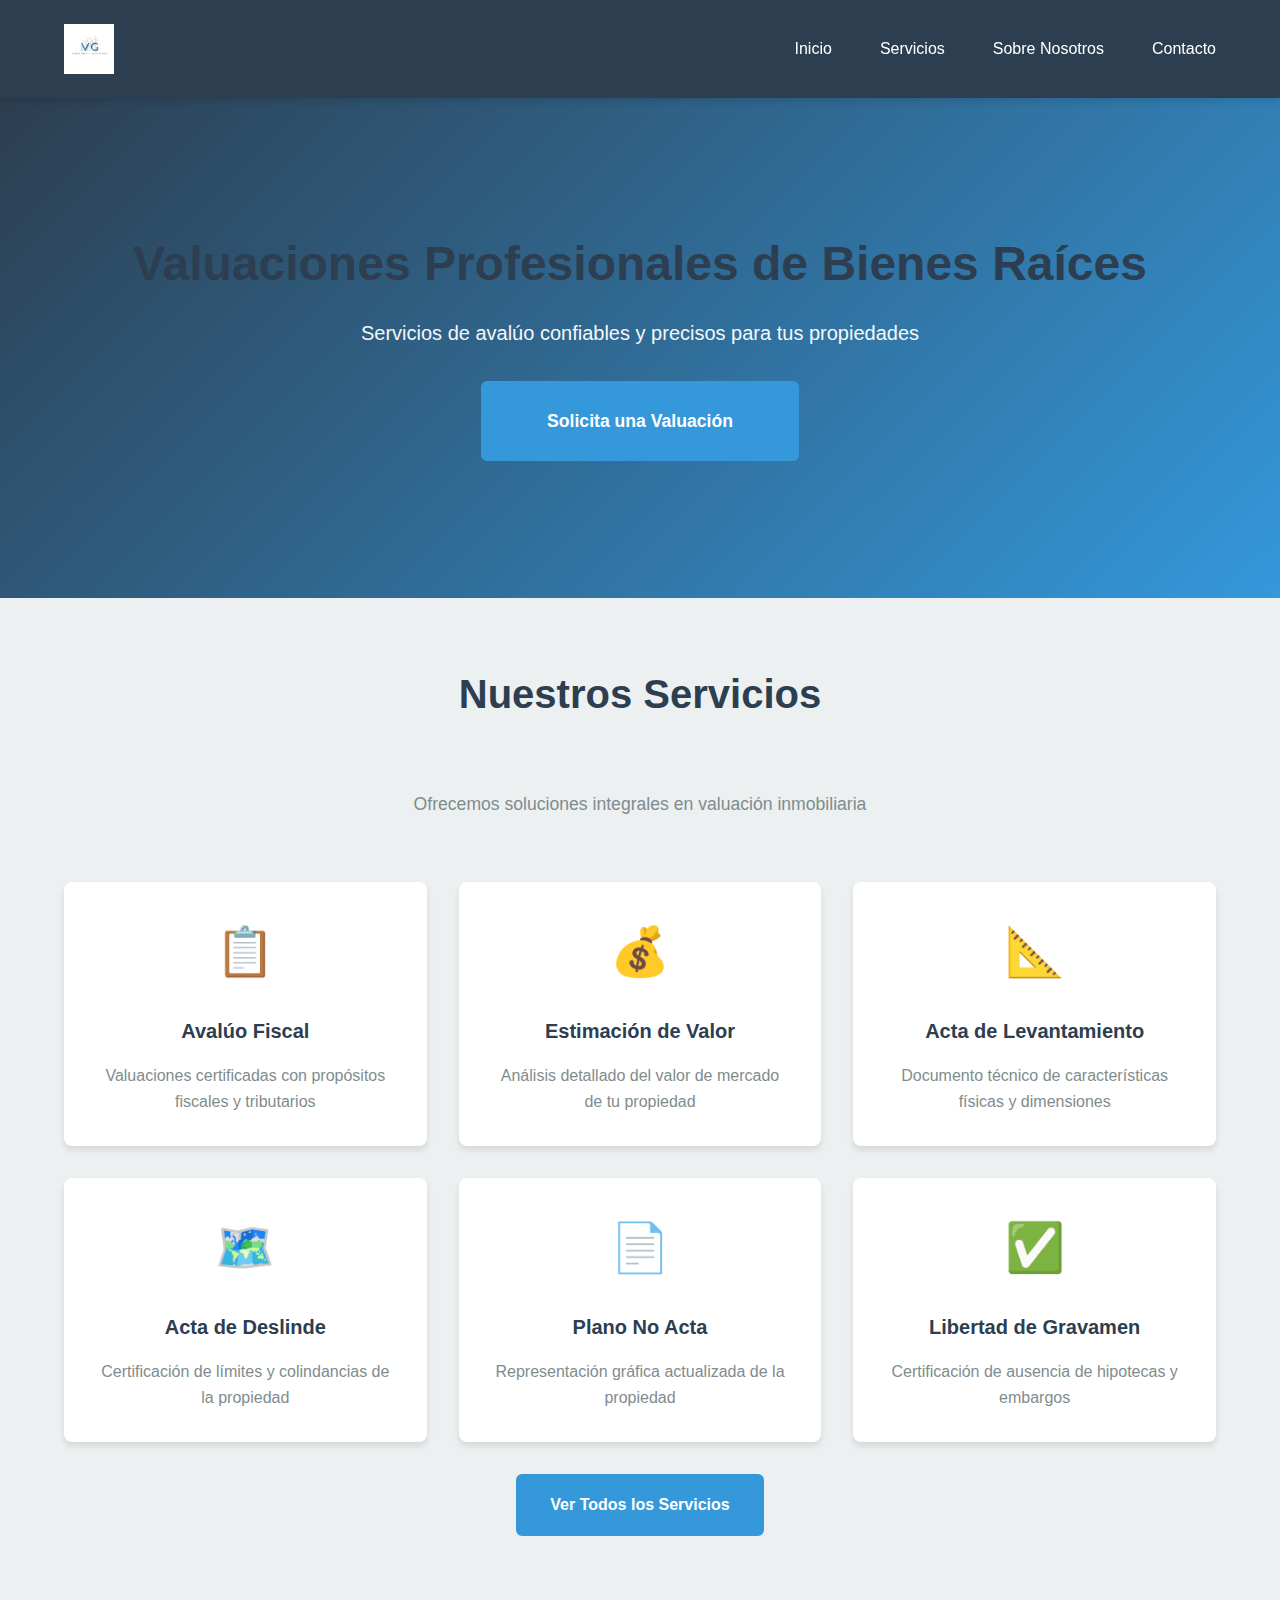
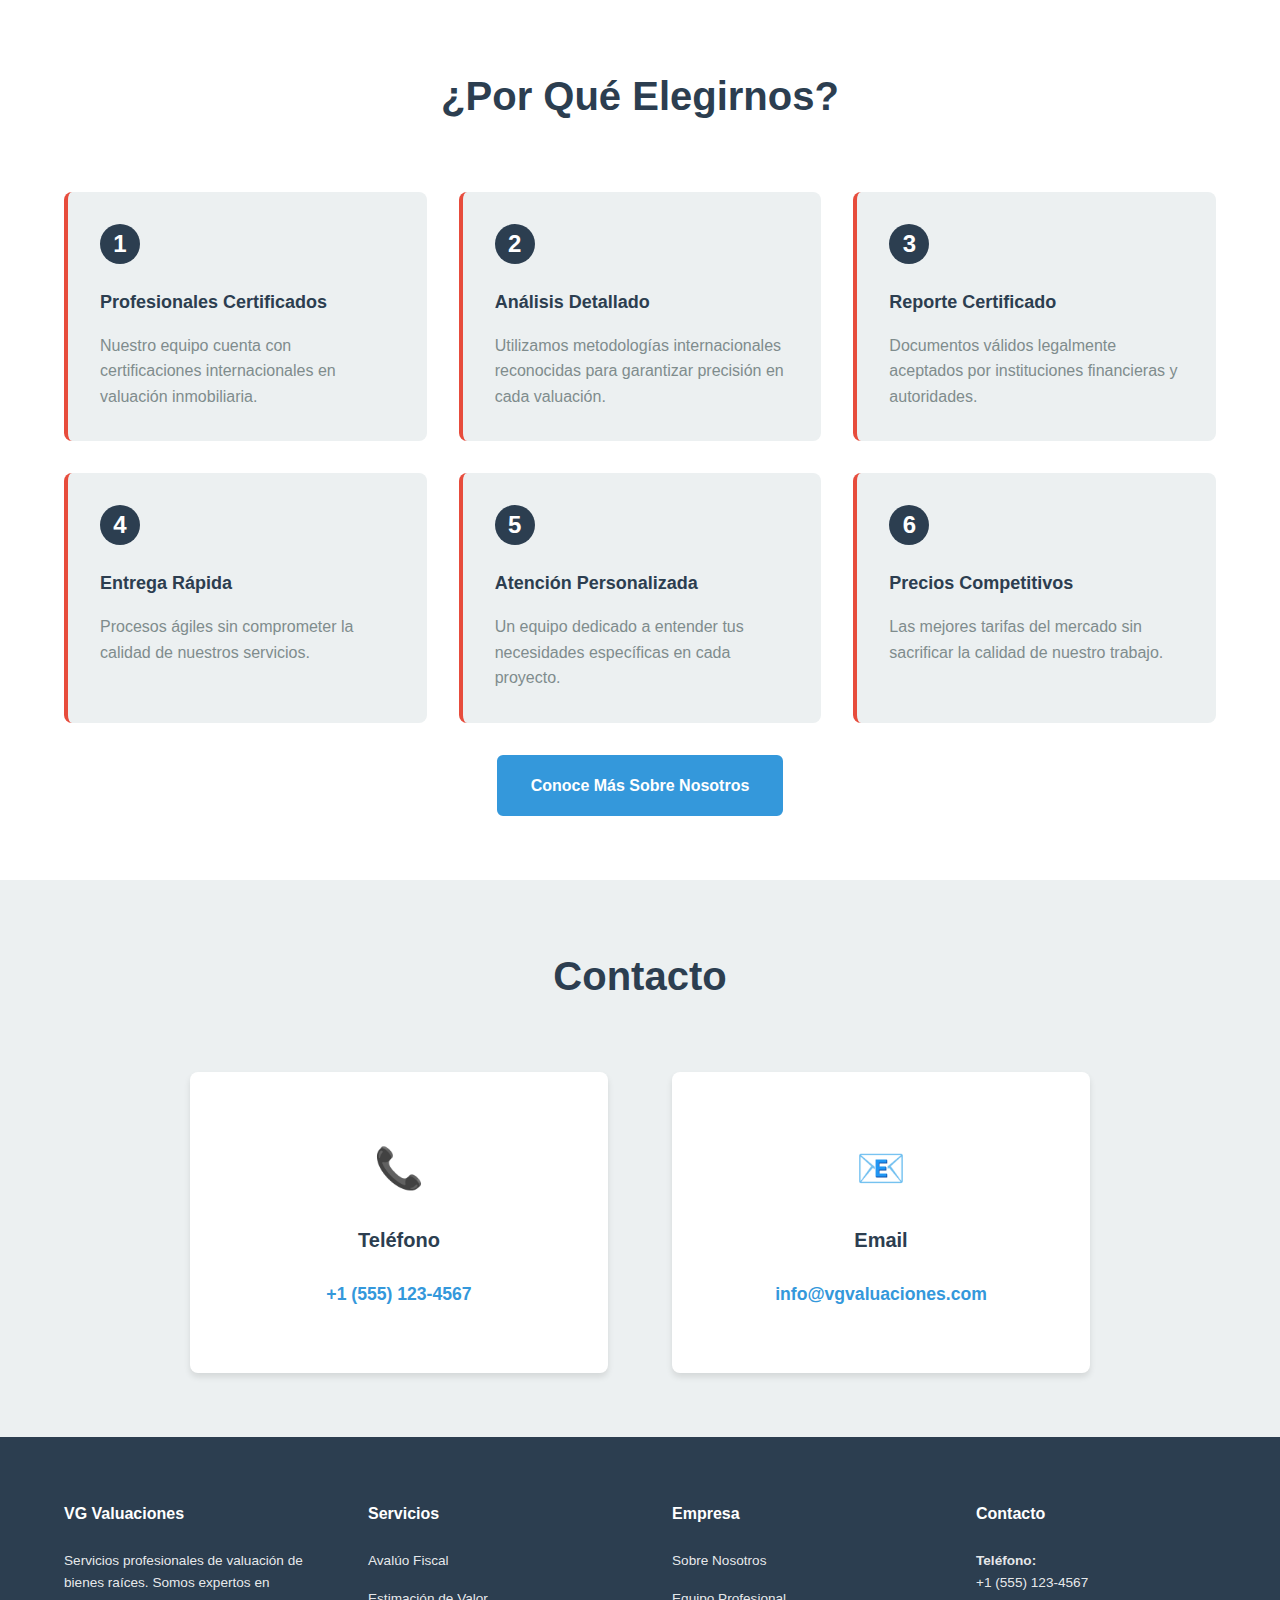
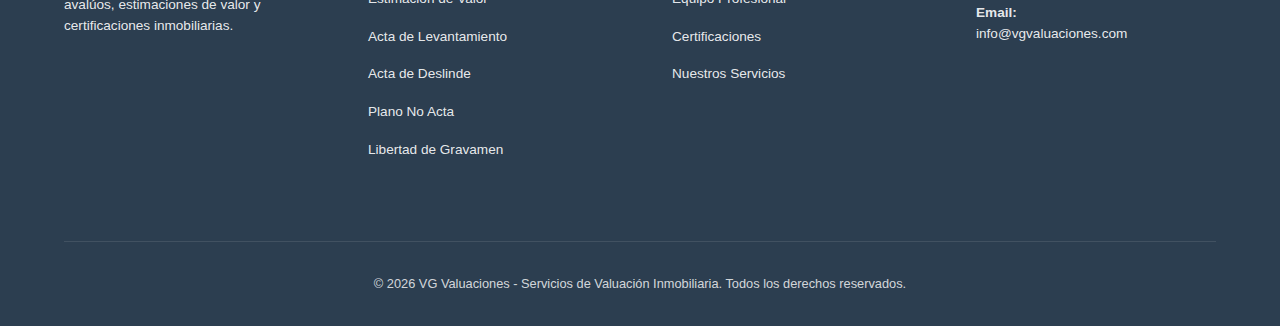
<file: index.html>
<!DOCTYPE html>
<html lang="es">
<head>
    <meta charset="UTF-8">
    <meta name="viewport" content="width=device-width, initial-scale=1.0">
    <meta name="description" content="Servicios profesionales de valuación de bienes raíces. Valoraciones precisas y confiables para propiedades residenciales y comerciales.">
    <title>VG Valuaciones - Servicios de Valuación de Bienes Raíces</title>
    <link rel="stylesheet" href="assets/css/styles.css">
</head>
<body>
    <!-- Header -->
    <header class="header">
        <div class="container">
            <div class="logo">
                <img src="assets/imagenes/logo.jpeg" alt="VG Valuaciones Logo" class="logo-img">
                <!-- <h1>VG Valuaciones</h1> -->
            </div>
            <nav class="navbar">
                <ul>
                    <li><a href="index.html">Inicio</a></li>
                    <li><a href="servicios.html">Servicios</a></li>
                    <li><a href="sobre-nosotros.html">Sobre Nosotros</a></li>
                    <li><a href="#contacto">Contacto</a></li>
                </ul>
            </nav>
        </div>
    </header>

    <!-- Banner Principal -->
    <section class="hero" id="inicio">
        <div class="hero-content">
            <h2>Valuaciones Profesionales de Bienes Raíces</h2>
            <p>Servicios de avalúo confiables y precisos para tus propiedades</p>
            <a href="#contacto" class="btn btn-primary">Solicita una Valuación</a>
        </div>
    </section>

    <!-- Servicios Destacados -->
    <section class="servicios-preview">
        <div class="container">
            <h2>Nuestros Servicios</h2>
            <p class="section-subtitle">Ofrecemos soluciones integrales en valuación inmobiliaria</p>
            <div class="servicios-grid">
                <div class="servicio-card">
                    <div class="servicio-icon">📋</div>
                    <h3>Avalúo Fiscal</h3>
                    <p>Valuaciones certificadas con propósitos fiscales y tributarios</p>
                </div>

                <div class="servicio-card">
                    <div class="servicio-icon">💰</div>
                    <h3>Estimación de Valor</h3>
                    <p>Análisis detallado del valor de mercado de tu propiedad</p>
                </div>

                <div class="servicio-card">
                    <div class="servicio-icon">📐</div>
                    <h3>Acta de Levantamiento</h3>
                    <p>Documento técnico de características físicas y dimensiones</p>
                </div>

                <div class="servicio-card">
                    <div class="servicio-icon">🗺️</div>
                    <h3>Acta de Deslinde</h3>
                    <p>Certificación de límites y colindancias de la propiedad</p>
                </div>

                <div class="servicio-card">
                    <div class="servicio-icon">📄</div>
                    <h3>Plano No Acta</h3>
                    <p>Representación gráfica actualizada de la propiedad</p>
                </div>

                <div class="servicio-card">
                    <div class="servicio-icon">✅</div>
                    <h3>Libertad de Gravamen</h3>
                    <p>Certificación de ausencia de hipotecas y embargos</p>
                </div>
            </div>
            <div style="text-align: center; margin-top: 2rem;">
                <a href="servicios.html" class="btn btn-primary">Ver Todos los Servicios</a>
            </div>
        </div>
    </section>

    <!-- Ventajas -->
    <section class="ventajas" id="ventajas">
        <div class="container">
            <h2>¿Por Qué Elegirnos?</h2>
            <div class="ventajas-grid">
                <div class="ventaja-item">
                    <div class="ventaja-number">1</div>
                    <h3>Profesionales Certificados</h3>
                    <p>Nuestro equipo cuenta con certificaciones internacionales en valuación inmobiliaria.</p>
                </div>

                <div class="ventaja-item">
                    <div class="ventaja-number">2</div>
                    <h3>Análisis Detallado</h3>
                    <p>Utilizamos metodologías internacionales reconocidas para garantizar precisión en cada valuación.</p>
                </div>

                <div class="ventaja-item">
                    <div class="ventaja-number">3</div>
                    <h3>Reporte Certificado</h3>
                    <p>Documentos válidos legalmente aceptados por instituciones financieras y autoridades.</p>
                </div>

                <div class="ventaja-item">
                    <div class="ventaja-number">4</div>
                    <h3>Entrega Rápida</h3>
                    <p>Procesos ágiles sin comprometer la calidad de nuestros servicios.</p>
                </div>

                <div class="ventaja-item">
                    <div class="ventaja-number">5</div>
                    <h3>Atención Personalizada</h3>
                    <p>Un equipo dedicado a entender tus necesidades específicas en cada proyecto.</p>
                </div>

                <div class="ventaja-item">
                    <div class="ventaja-number">6</div>
                    <h3>Precios Competitivos</h3>
                    <p>Las mejores tarifas del mercado sin sacrificar la calidad de nuestro trabajo.</p>
                </div>
            </div>
            <div style="text-align: center; margin-top: 2rem;">
                <a href="sobre-nosotros.html" class="btn btn-primary">Conoce Más Sobre Nosotros</a>
            </div>
        </div>
    </section>

    <!-- Contacto -->
    <section class="contacto" id="contacto">
        <div class="container">
            <h2>Contacto</h2>
            <div class="contacto-info">
                <div class="contacto-item">
                    <div class="contacto-icon">📞</div>
                    <h3>Teléfono</h3>
                    <p><a href="tel:+15551234567">+1 (555) 123-4567</a></p>
                </div>

                <div class="contacto-item">
                    <div class="contacto-icon">📧</div>
                    <h3>Email</h3>
                    <p><a href="mailto:info@vgvaluaciones.com">info@vgvaluaciones.com</a></p>
                </div>
            </div>
        </div>
    </section>

    <!-- Footer -->
    <footer class="footer">
        <div class="container">
            <div class="footer-content">
                <div class="footer-section">
                    <h4>VG Valuaciones</h4>
                    <p>Servicios profesionales de valuación de bienes raíces. Somos expertos en avalúos, estimaciones de valor y certificaciones inmobiliarias.</p>
                </div>

                <div class="footer-section">
                    <h4>Servicios</h4>
                    <ul>
                        <li><a href="servicios.html">Avalúo Fiscal</a></li>
                        <li><a href="servicios.html">Estimación de Valor</a></li>
                        <li><a href="servicios.html">Acta de Levantamiento</a></li>
                        <li><a href="servicios.html">Acta de Deslinde</a></li>
                        <li><a href="servicios.html">Plano No Acta</a></li>
                        <li><a href="servicios.html">Libertad de Gravamen</a></li>
                    </ul>
                </div>

                <div class="footer-section">
                    <h4>Empresa</h4>
                    <ul>
                        <li><a href="sobre-nosotros.html">Sobre Nosotros</a></li>
                        <li><a href="sobre-nosotros.html">Equipo Profesional</a></li>
                        <li><a href="sobre-nosotros.html">Certificaciones</a></li>
                        <li><a href="servicios.html">Nuestros Servicios</a></li>
                    </ul>
                </div>

                <div class="footer-section">
                    <h4>Contacto</h4>
                    <p><strong>Teléfono:</strong></p>
                    <p><a href="tel:+15551234567">+1 (555) 123-4567</a></p>
                    <p style="margin-top: 0.5rem;"><strong>Email:</strong></p>
                    <p><a href="mailto:info@vgvaluaciones.com">info@vgvaluaciones.com</a></p>
                </div>
            </div>

            <div class="footer-bottom">
                <p>&copy; 2026 VG Valuaciones - Servicios de Valuación Inmobiliaria. Todos los derechos reservados.</p>
            </div>
        </div>
    </footer>
</body>
</html>
</file>
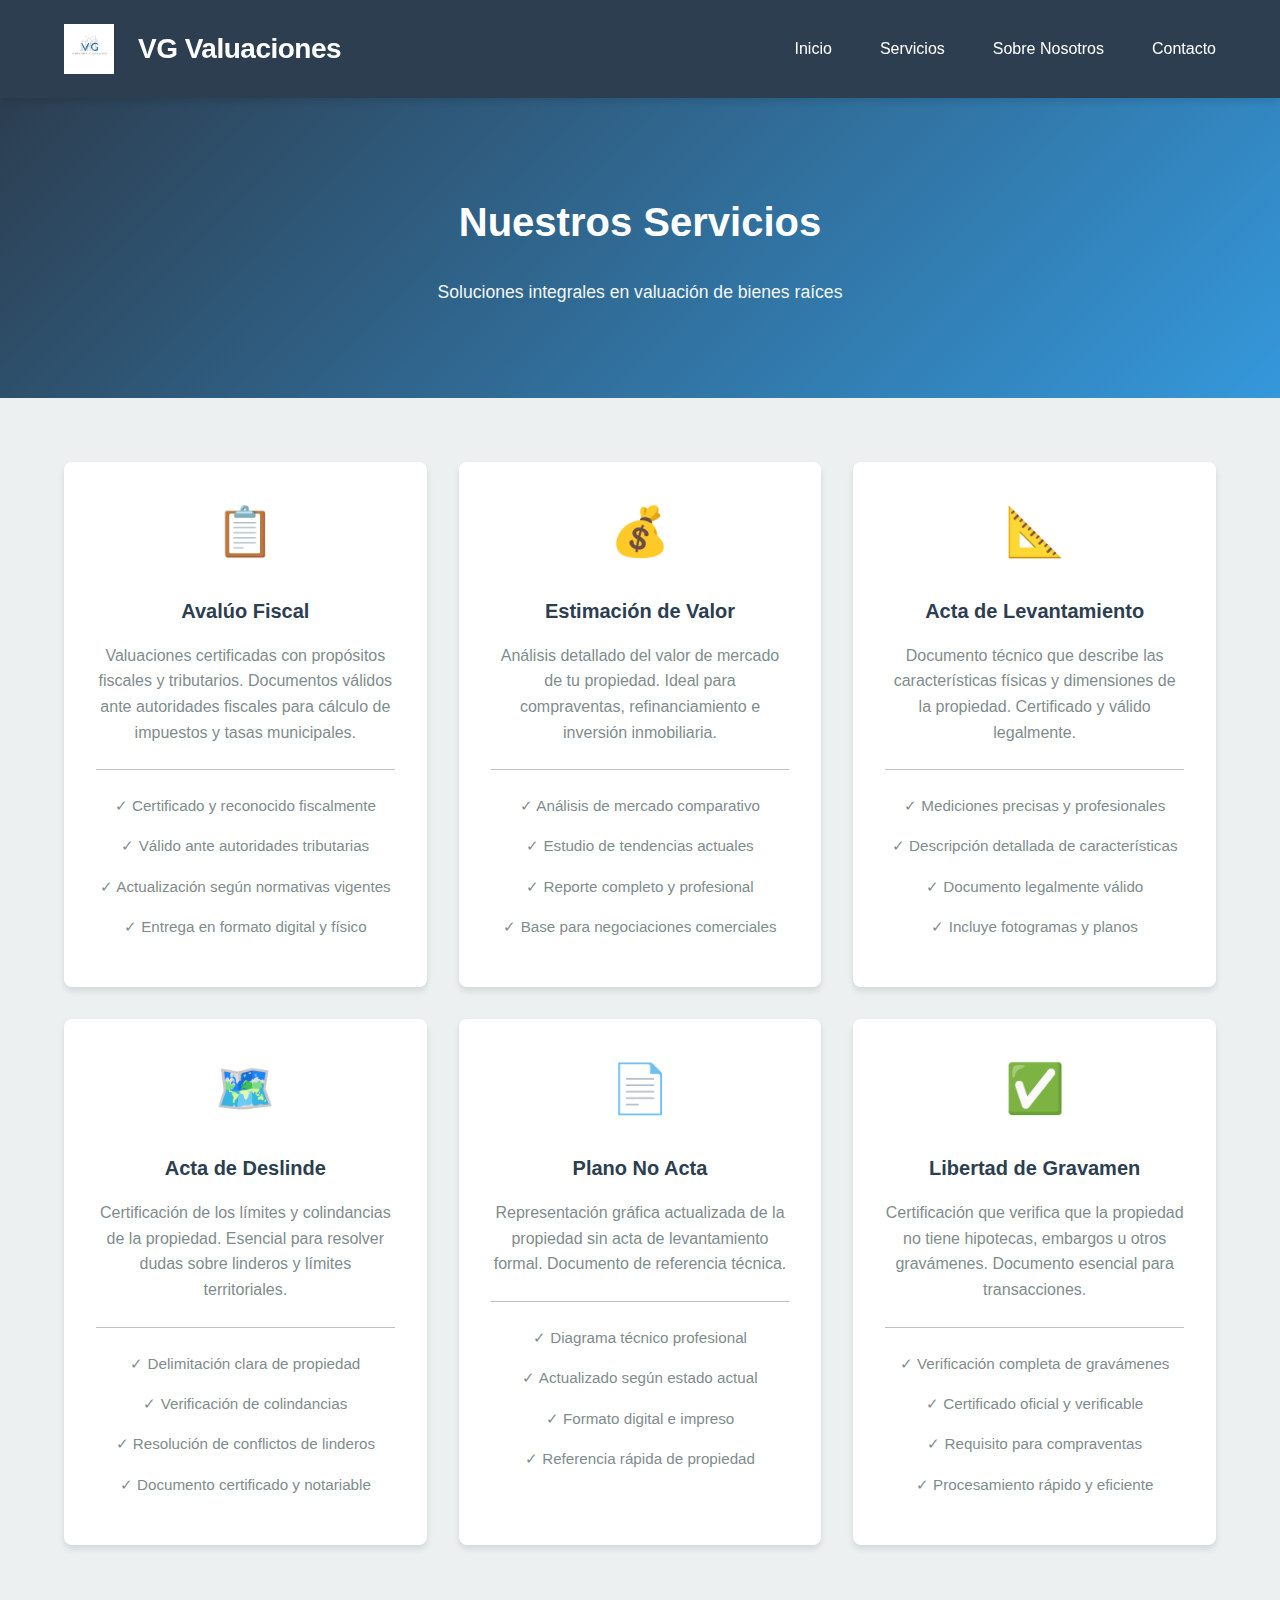
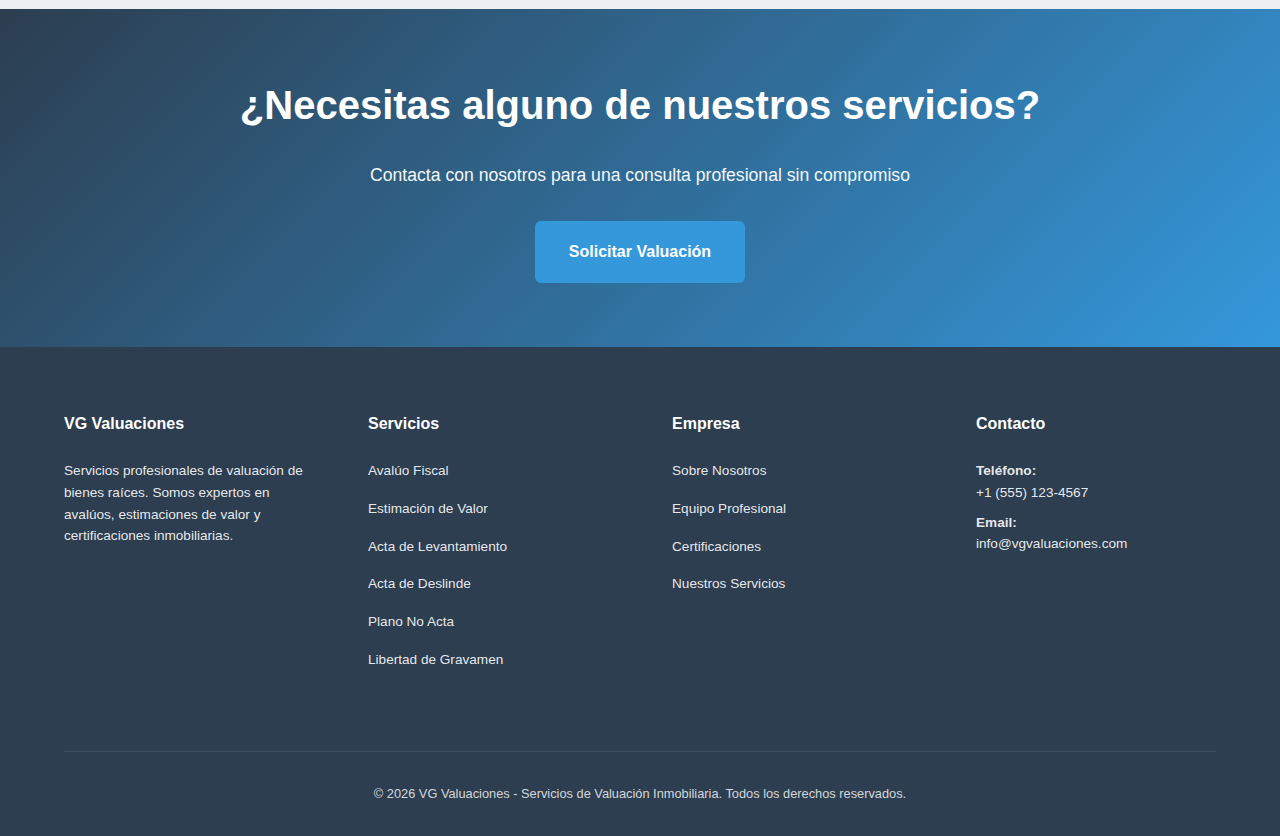
<file: servicios.html>
<!DOCTYPE html>
<html lang="es">
<head>
    <meta charset="UTF-8">
    <meta name="viewport" content="width=device-width, initial-scale=1.0">
    <meta name="description" content="Conoce todos nuestros servicios de valuación de bienes raíces. Avalúo fiscal, estimación de valor, actas y más.">
    <title>Servicios - VG Valuaciones</title>
    <link rel="stylesheet" href="assets/css/styles.css">
</head>
<body>
    <!-- Header -->
    <header class="header">
        <div class="container">
            <div class="logo">
                <img src="assets/imagenes/logo.jpeg" alt="VG Valuaciones Logo" class="logo-img">
                <h1><a href="index.html" style="color: white; text-decoration: none;">VG Valuaciones</a></h1>
            </div>
            <nav class="navbar">
                <ul>
                    <li><a href="index.html">Inicio</a></li>
                    <li><a href="servicios.html">Servicios</a></li>
                    <li><a href="sobre-nosotros.html">Sobre Nosotros</a></li>
                    <li><a href="index.html#contacto">Contacto</a></li>
                </ul>
            </nav>
        </div>
    </header>

    <!-- Banner de Servicios -->
    <section class="banner-page">
        <h1>Nuestros Servicios</h1>
        <p>Soluciones integrales en valuación de bienes raíces</p>
    </section>

    <!-- Servicios Detallados -->
    <section class="servicios">
        <div class="container">
            <div class="servicios-grid">
                <div class="servicio-card">
                    <div class="servicio-icon">📋</div>
                    <h3>Avalúo Fiscal</h3>
                    <p>Valuaciones certificadas con propósitos fiscales y tributarios. Documentos válidos ante autoridades fiscales para cálculo de impuestos y tasas municipales.</p>
                    <ul class="servicio-detalles">
                        <li>✓ Certificado y reconocido fiscalmente</li>
                        <li>✓ Válido ante autoridades tributarias</li>
                        <li>✓ Actualización según normativas vigentes</li>
                        <li>✓ Entrega en formato digital y físico</li>
                    </ul>
                </div>

                <div class="servicio-card">
                    <div class="servicio-icon">💰</div>
                    <h3>Estimación de Valor</h3>
                    <p>Análisis detallado del valor de mercado de tu propiedad. Ideal para compraventas, refinanciamiento e inversión inmobiliaria.</p>
                    <ul class="servicio-detalles">
                        <li>✓ Análisis de mercado comparativo</li>
                        <li>✓ Estudio de tendencias actuales</li>
                        <li>✓ Reporte completo y profesional</li>
                        <li>✓ Base para negociaciones comerciales</li>
                    </ul>
                </div>

                <div class="servicio-card">
                    <div class="servicio-icon">📐</div>
                    <h3>Acta de Levantamiento</h3>
                    <p>Documento técnico que describe las características físicas y dimensiones de la propiedad. Certificado y válido legalmente.</p>
                    <ul class="servicio-detalles">
                        <li>✓ Mediciones precisas y profesionales</li>
                        <li>✓ Descripción detallada de características</li>
                        <li>✓ Documento legalmente válido</li>
                        <li>✓ Incluye fotogramas y planos</li>
                    </ul>
                </div>

                <div class="servicio-card">
                    <div class="servicio-icon">🗺️</div>
                    <h3>Acta de Deslinde</h3>
                    <p>Certificación de los límites y colindancias de la propiedad. Esencial para resolver dudas sobre linderos y límites territoriales.</p>
                    <ul class="servicio-detalles">
                        <li>✓ Delimitación clara de propiedad</li>
                        <li>✓ Verificación de colindancias</li>
                        <li>✓ Resolución de conflictos de linderos</li>
                        <li>✓ Documento certificado y notariable</li>
                    </ul>
                </div>

                <div class="servicio-card">
                    <div class="servicio-icon">📄</div>
                    <h3>Plano No Acta</h3>
                    <p>Representación gráfica actualizada de la propiedad sin acta de levantamiento formal. Documento de referencia técnica.</p>
                    <ul class="servicio-detalles">
                        <li>✓ Diagrama técnico profesional</li>
                        <li>✓ Actualizado según estado actual</li>
                        <li>✓ Formato digital e impreso</li>
                        <li>✓ Referencia rápida de propiedad</li>
                    </ul>
                </div>

                <div class="servicio-card">
                    <div class="servicio-icon">✅</div>
                    <h3>Libertad de Gravamen</h3>
                    <p>Certificación que verifica que la propiedad no tiene hipotecas, embargos u otros gravámenes. Documento esencial para transacciones.</p>
                    <ul class="servicio-detalles">
                        <li>✓ Verificación completa de gravámenes</li>
                        <li>✓ Certificado oficial y verificable</li>
                        <li>✓ Requisito para compraventas</li>
                        <li>✓ Procesamiento rápido y eficiente</li>
                    </ul>
                </div>
            </div>
        </div>
    </section>

    <!-- CTA -->
    <section class="cta-section">
        <div class="container">
            <h2>¿Necesitas alguno de nuestros servicios?</h2>
            <p>Contacta con nosotros para una consulta profesional sin compromiso</p>
            <a href="index.html#contacto" class="btn btn-primary">Solicitar Valuación</a>
        </div>
    </section>

    <!-- Footer -->
    <footer class="footer">
        <div class="container">
            <div class="footer-content">
                <div class="footer-section">
                    <h4>VG Valuaciones</h4>
                    <p>Servicios profesionales de valuación de bienes raíces. Somos expertos en avalúos, estimaciones de valor y certificaciones inmobiliarias.</p>
                </div>

                <div class="footer-section">
                    <h4>Servicios</h4>
                    <ul>
                        <li><a href="servicios.html">Avalúo Fiscal</a></li>
                        <li><a href="servicios.html">Estimación de Valor</a></li>
                        <li><a href="servicios.html">Acta de Levantamiento</a></li>
                        <li><a href="servicios.html">Acta de Deslinde</a></li>
                        <li><a href="servicios.html">Plano No Acta</a></li>
                        <li><a href="servicios.html">Libertad de Gravamen</a></li>
                    </ul>
                </div>

                <div class="footer-section">
                    <h4>Empresa</h4>
                    <ul>
                        <li><a href="sobre-nosotros.html">Sobre Nosotros</a></li>
                        <li><a href="sobre-nosotros.html">Equipo Profesional</a></li>
                        <li><a href="sobre-nosotros.html">Certificaciones</a></li>
                        <li><a href="servicios.html">Nuestros Servicios</a></li>
                    </ul>
                </div>

                <div class="footer-section">
                    <h4>Contacto</h4>
                    <p><strong>Teléfono:</strong></p>
                    <p><a href="tel:+15551234567">+1 (555) 123-4567</a></p>
                    <p style="margin-top: 0.5rem;"><strong>Email:</strong></p>
                    <p><a href="mailto:info@vgvaluaciones.com">info@vgvaluaciones.com</a></p>
                </div>
            </div>

            <div class="footer-bottom">
                <p>&copy; 2026 VG Valuaciones - Servicios de Valuación Inmobiliaria. Todos los derechos reservados.</p>
            </div>
        </div>
    </footer>
</body>
</html>
</file>
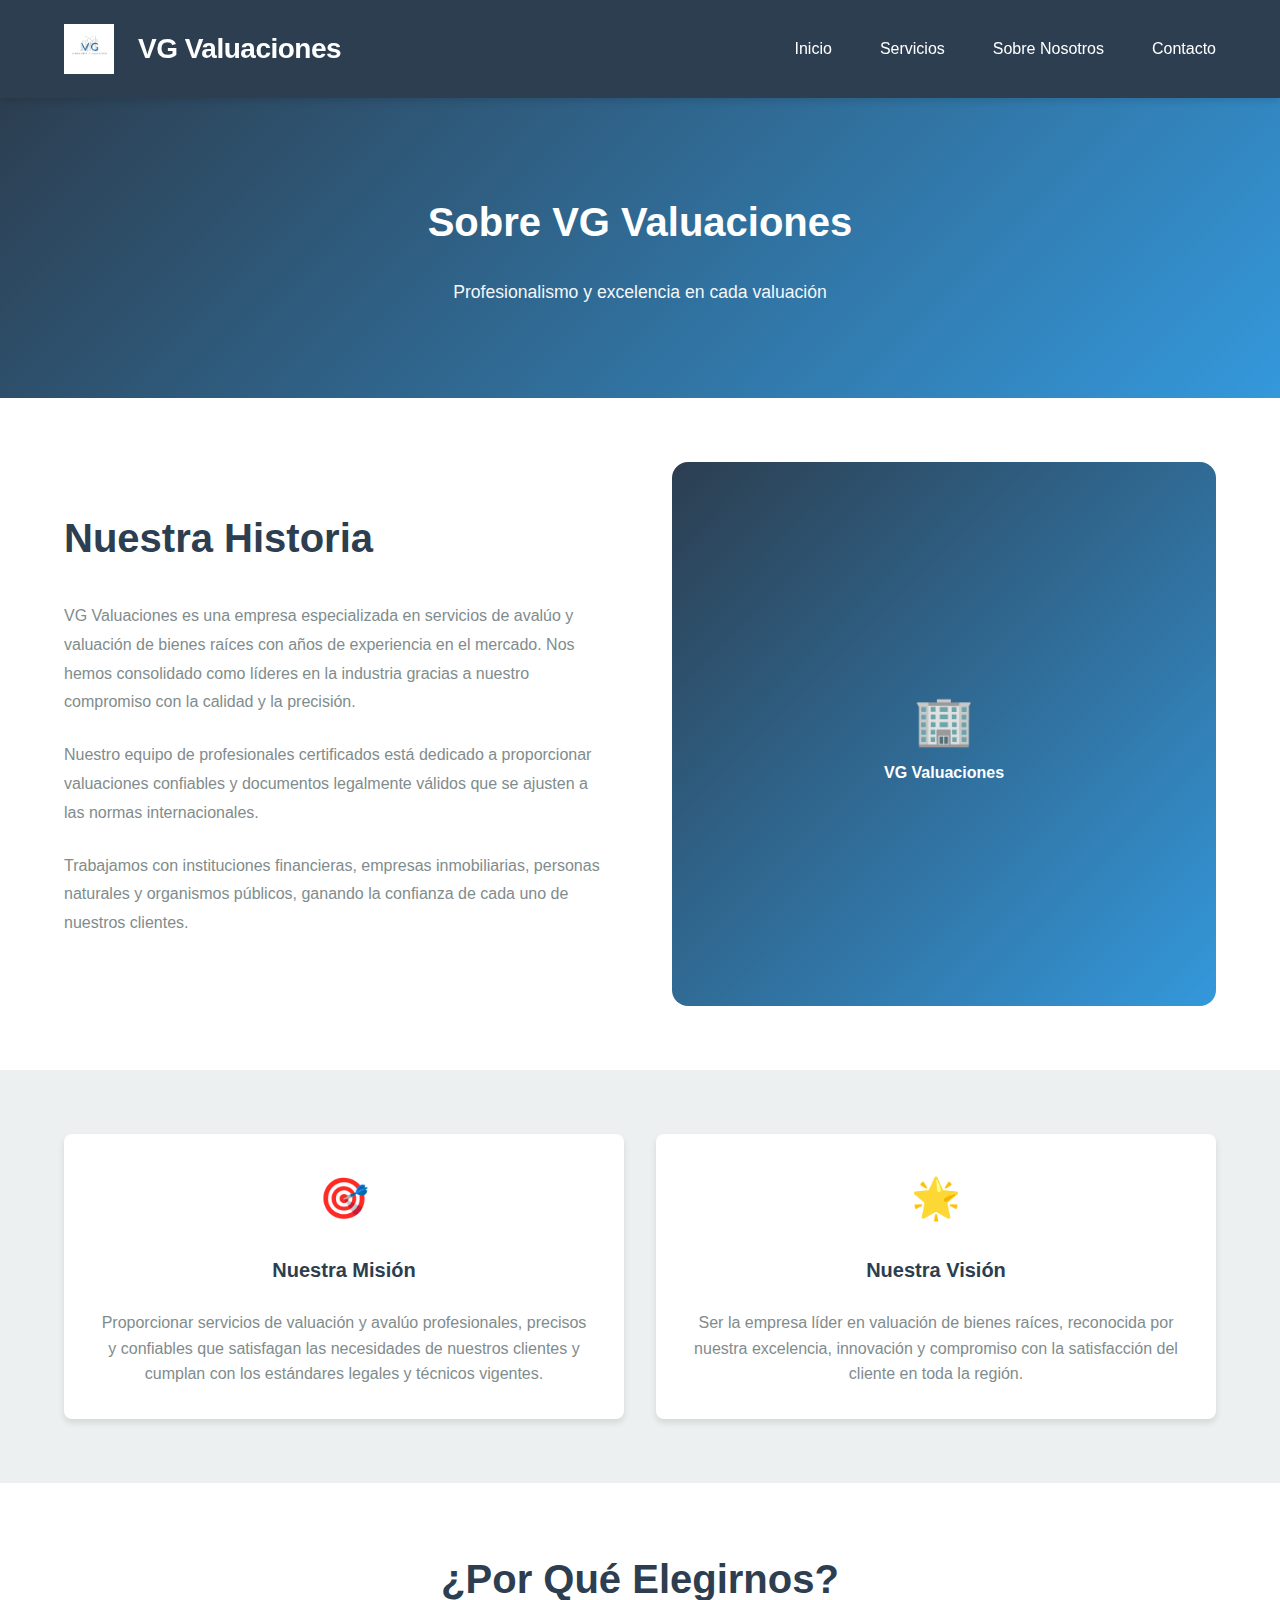
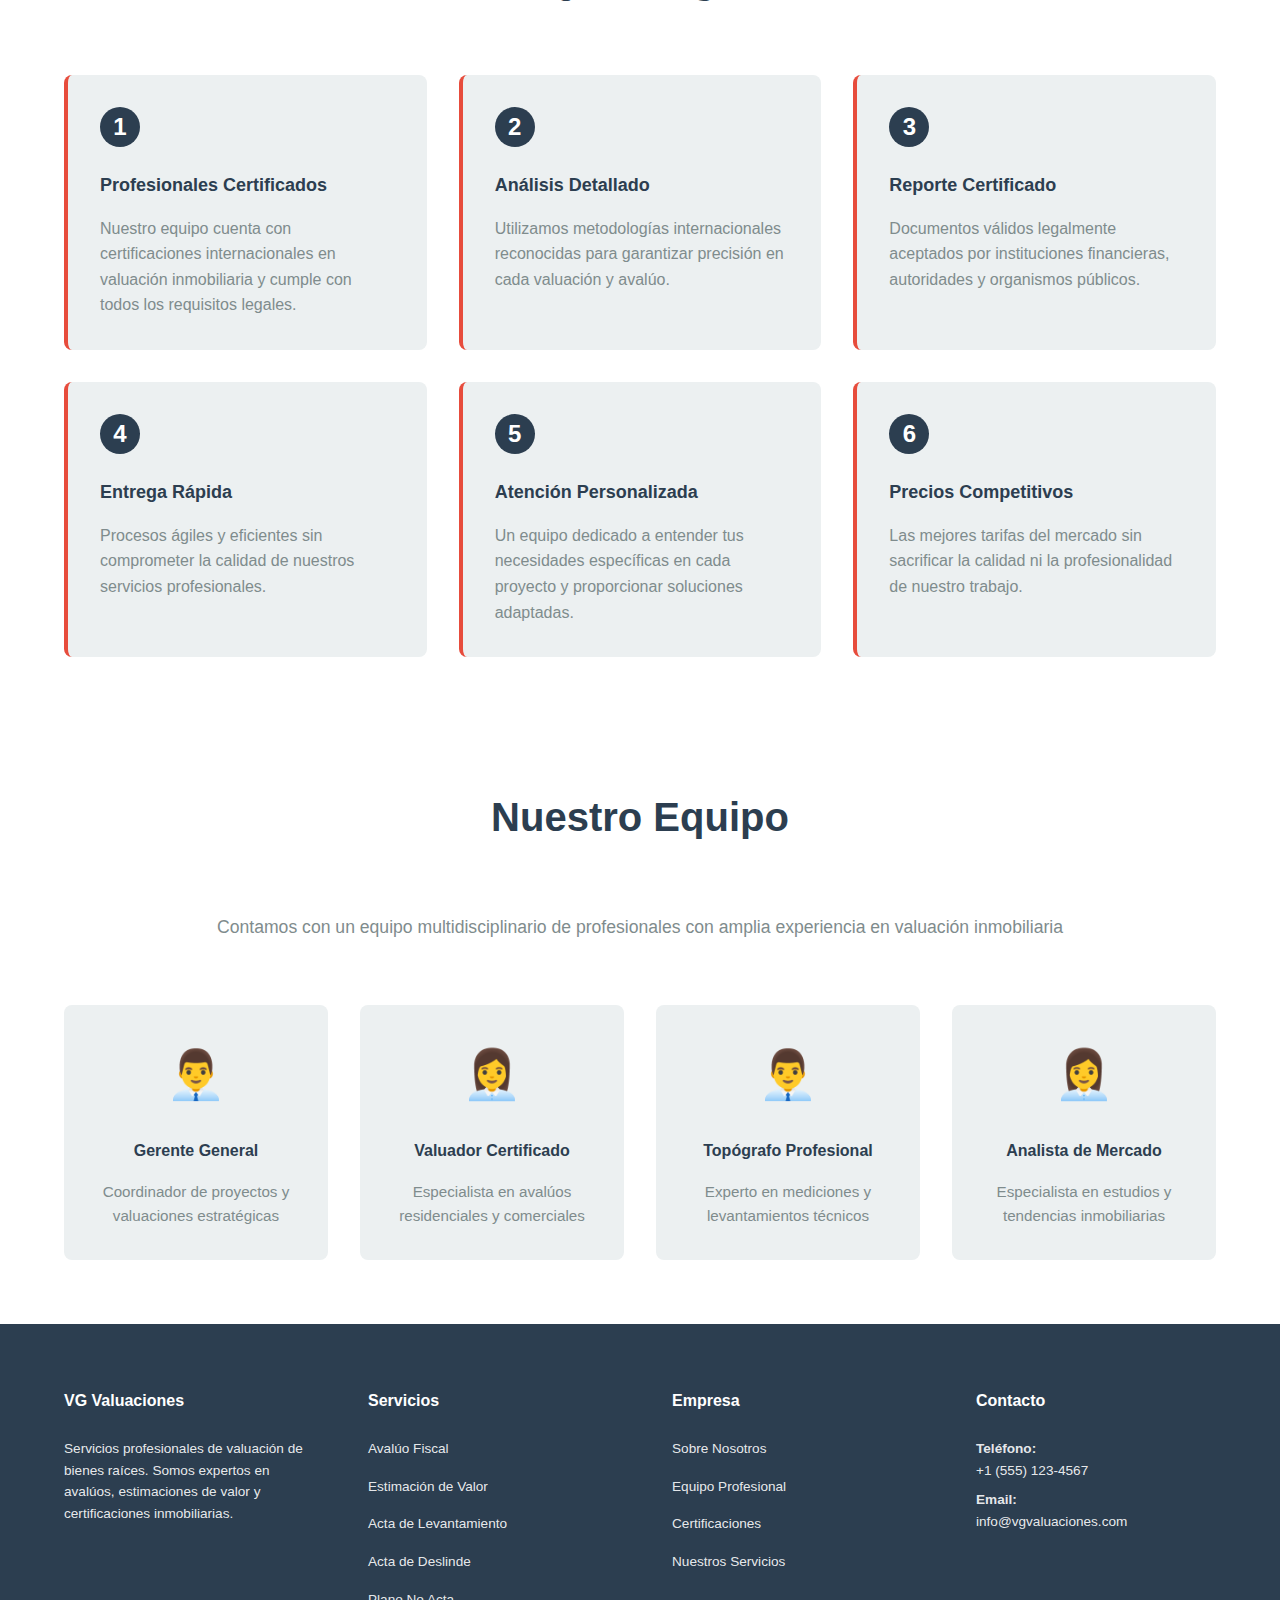
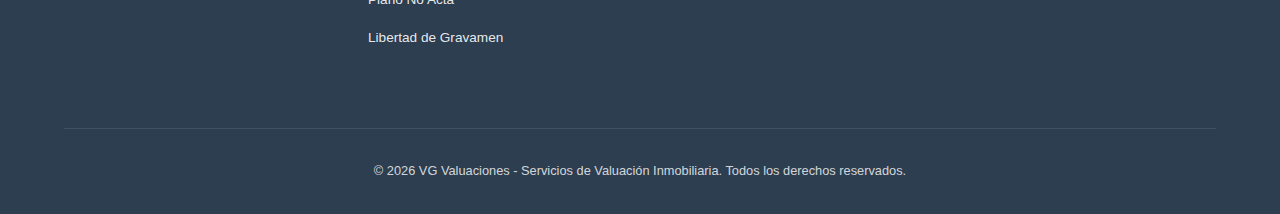
<file: sobre-nosotros.html>
<!DOCTYPE html>
<html lang="es">
<head>
    <meta charset="UTF-8">
    <meta name="viewport" content="width=device-width, initial-scale=1.0">
    <meta name="description" content="Conoce sobre VG Valuaciones: equipo profesional, experiencia y compromiso con la excelencia.">
    <title>Sobre Nosotros - VG Valuaciones</title>
    <link rel="stylesheet" href="assets/css/styles.css">
</head>
<body>
    <!-- Header -->
    <header class="header">
        <div class="container">
            <div class="logo">
                <img src="assets/imagenes/logo.jpeg" alt="VG Valuaciones Logo" class="logo-img">
                <h1><a href="index.html" style="color: white; text-decoration: none;">VG Valuaciones</a></h1>
            </div>
            <nav class="navbar">
                <ul>
                    <li><a href="index.html">Inicio</a></li>
                    <li><a href="servicios.html">Servicios</a></li>
                    <li><a href="sobre-nosotros.html">Sobre Nosotros</a></li>
                    <li><a href="index.html#contacto">Contacto</a></li>
                </ul>
            </nav>
        </div>
    </header>

    <!-- Banner de Sobre Nosotros -->
    <section class="banner-page">
        <h1>Sobre VG Valuaciones</h1>
        <p>Profesionalismo y excelencia en cada valuación</p>
    </section>

    <!-- Quiénes Somos -->
    <section class="quienes-somos">
        <div class="container">
            <div class="contenido-dos-columnas">
                <div class="columna-texto">
                    <h2>Nuestra Historia</h2>
                    <p>VG Valuaciones es una empresa especializada en servicios de avalúo y valuación de bienes raíces con años de experiencia en el mercado. Nos hemos consolidado como líderes en la industria gracias a nuestro compromiso con la calidad y la precisión.</p>
                    <p>Nuestro equipo de profesionales certificados está dedicado a proporcionar valuaciones confiables y documentos legalmente válidos que se ajusten a las normas internacionales.</p>
                    <p>Trabajamos con instituciones financieras, empresas inmobiliarias, personas naturales y organismos públicos, ganando la confianza de cada uno de nuestros clientes.</p>
                </div>
                <div class="columna-imagen">
                    <div class="imagen-placeholder">
                        <p style="font-size: 3rem;">🏢</p>
                        <p>VG Valuaciones</p>
                    </div>
                </div>
            </div>
        </div>
    </section>

    <!-- Misión y Visión -->
    <section class="mision-vision">
        <div class="container">
            <div class="mv-grid">
                <div class="mv-card">
                    <div class="mv-icon">🎯</div>
                    <h3>Nuestra Misión</h3>
                    <p>Proporcionar servicios de valuación y avalúo profesionales, precisos y confiables que satisfagan las necesidades de nuestros clientes y cumplan con los estándares legales y técnicos vigentes.</p>
                </div>
                <div class="mv-card">
                    <div class="mv-icon">🌟</div>
                    <h3>Nuestra Visión</h3>
                    <p>Ser la empresa líder en valuación de bienes raíces, reconocida por nuestra excelencia, innovación y compromiso con la satisfacción del cliente en toda la región.</p>
                </div>
            </div>
        </div>
    </section>

    <!-- Por Qué Elegirnos -->
    <section class="ventajas">
        <div class="container">
            <h2>¿Por Qué Elegirnos?</h2>
            <div class="ventajas-grid">
                <div class="ventaja-item">
                    <div class="ventaja-number">1</div>
                    <h3>Profesionales Certificados</h3>
                    <p>Nuestro equipo cuenta con certificaciones internacionales en valuación inmobiliaria y cumple con todos los requisitos legales.</p>
                </div>

                <div class="ventaja-item">
                    <div class="ventaja-number">2</div>
                    <h3>Análisis Detallado</h3>
                    <p>Utilizamos metodologías internacionales reconocidas para garantizar precisión en cada valuación y avalúo.</p>
                </div>

                <div class="ventaja-item">
                    <div class="ventaja-number">3</div>
                    <h3>Reporte Certificado</h3>
                    <p>Documentos válidos legalmente aceptados por instituciones financieras, autoridades y organismos públicos.</p>
                </div>

                <div class="ventaja-item">
                    <div class="ventaja-number">4</div>
                    <h3>Entrega Rápida</h3>
                    <p>Procesos ágiles y eficientes sin comprometer la calidad de nuestros servicios profesionales.</p>
                </div>

                <div class="ventaja-item">
                    <div class="ventaja-number">5</div>
                    <h3>Atención Personalizada</h3>
                    <p>Un equipo dedicado a entender tus necesidades específicas en cada proyecto y proporcionar soluciones adaptadas.</p>
                </div>

                <div class="ventaja-item">
                    <div class="ventaja-number">6</div>
                    <h3>Precios Competitivos</h3>
                    <p>Las mejores tarifas del mercado sin sacrificar la calidad ni la profesionalidad de nuestro trabajo.</p>
                </div>
            </div>
        </div>
    </section>

    <!-- Equipo -->
    <section class="equipo">
        <div class="container">
            <h2>Nuestro Equipo</h2>
            <p class="equipo-descripcion">Contamos con un equipo multidisciplinario de profesionales con amplia experiencia en valuación inmobiliaria</p>
            <div class="equipo-grid">
                <div class="equipo-member">
                    <div class="member-avatar">👨‍💼</div>
                    <h4>Gerente General</h4>
                    <p>Coordinador de proyectos y valuaciones estratégicas</p>
                </div>
                <div class="equipo-member">
                    <div class="member-avatar">👩‍💼</div>
                    <h4>Valuador Certificado</h4>
                    <p>Especialista en avalúos residenciales y comerciales</p>
                </div>
                <div class="equipo-member">
                    <div class="member-avatar">👨‍💼</div>
                    <h4>Topógrafo Profesional</h4>
                    <p>Experto en mediciones y levantamientos técnicos</p>
                </div>
                <div class="equipo-member">
                    <div class="member-avatar">👩‍💼</div>
                    <h4>Analista de Mercado</h4>
                    <p>Especialista en estudios y tendencias inmobiliarias</p>
                </div>
            </div>
        </div>
    </section>

    <!-- Footer -->
    <footer class="footer">
        <div class="container">
            <div class="footer-content">
                <div class="footer-section">
                    <h4>VG Valuaciones</h4>
                    <p>Servicios profesionales de valuación de bienes raíces. Somos expertos en avalúos, estimaciones de valor y certificaciones inmobiliarias.</p>
                </div>

                <div class="footer-section">
                    <h4>Servicios</h4>
                    <ul>
                        <li><a href="servicios.html">Avalúo Fiscal</a></li>
                        <li><a href="servicios.html">Estimación de Valor</a></li>
                        <li><a href="servicios.html">Acta de Levantamiento</a></li>
                        <li><a href="servicios.html">Acta de Deslinde</a></li>
                        <li><a href="servicios.html">Plano No Acta</a></li>
                        <li><a href="servicios.html">Libertad de Gravamen</a></li>
                    </ul>
                </div>

                <div class="footer-section">
                    <h4>Empresa</h4>
                    <ul>
                        <li><a href="sobre-nosotros.html">Sobre Nosotros</a></li>
                        <li><a href="sobre-nosotros.html">Equipo Profesional</a></li>
                        <li><a href="sobre-nosotros.html">Certificaciones</a></li>
                        <li><a href="servicios.html">Nuestros Servicios</a></li>
                    </ul>
                </div>

                <div class="footer-section">
                    <h4>Contacto</h4>
                    <p><strong>Teléfono:</strong></p>
                    <p><a href="tel:+15551234567">+1 (555) 123-4567</a></p>
                    <p style="margin-top: 0.5rem;"><strong>Email:</strong></p>
                    <p><a href="mailto:info@vgvaluaciones.com">info@vgvaluaciones.com</a></p>
                </div>
            </div>

            <div class="footer-bottom">
                <p>&copy; 2026 VG Valuaciones - Servicios de Valuación Inmobiliaria. Todos los derechos reservados.</p>
            </div>
        </div>
    </footer>
</body>
</html>
</file>
<file: assets/css/styles.css>
/* Variables CSS - Paleta de Colores de paletaC.jpeg */
:root {
    /* Colores principales - Profesionales y modernos */
    --color-primary: #2C3E50;
    --color-primary-dark: #1A252F;
    --color-secondary: #3498DB;
    --color-accent: #E74C3C;
    --color-success: #27AE60;
    --color-text: #2C3E50;
    --color-text-light: #7F8C8D;
    --color-bg: #ffffff;
    --color-bg-light: #ECF0F1;
    --color-border: #BDC3C7;
    
    /* Espaciado */
    --spacing-xs: 0.5rem;
    --spacing-sm: 1rem;
    --spacing-md: 1.5rem;
    --spacing-lg: 2rem;
    --spacing-xl: 3rem;
    --spacing-2xl: 4rem;
    
    /* Tipografía y efectos */
    --font-main: 'Segoe UI', Tahoma, Geneva, Verdana, sans-serif;
    --shadow-sm: 0 1px 2px rgba(0, 0, 0, 0.05);
    --shadow-md: 0 4px 6px rgba(0, 0, 0, 0.1);
    --shadow-lg: 0 10px 15px rgba(0, 0, 0, 0.1);
    --transition: all 0.3s ease;
}

/* Reset y Estilos Generales */
* {
    margin: 0;
    padding: 0;
    box-sizing: border-box;
}

html {
    scroll-behavior: smooth;
}

body {
    font-family: var(--font-main);
    color: var(--color-text);
    background-color: var(--color-bg);
    line-height: 1.6;
}

.container {
    max-width: 1200px;
    margin: 0 auto;
    padding: 0 var(--spacing-md);
}

/* Header y Navegación */
.header {
    background-color: var(--color-primary);
    color: white;
    padding: var(--spacing-md) 0;
    position: sticky;
    top: 0;
    z-index: 100;
    box-shadow: var(--shadow-md);
}

.header .container {
    display: flex;
    justify-content: space-between;
    align-items: center;
}

.logo h1 {
    font-size: 1.75rem;
    font-weight: 700;
    letter-spacing: -0.5px;
}

.logo {
    display: flex;
    align-items: center;
    gap: var(--spacing-md);
}

.logo-img {
    height: 50px;
    width: auto;
    object-fit: contain;
}

.navbar ul {
    display: flex;
    list-style: none;
    gap: var(--spacing-xl);
}

.navbar a {
    color: white;
    text-decoration: none;
    font-weight: 500;
    transition: var(--transition);
    position: relative;
}

.navbar a:hover {
    color: var(--color-secondary);
}

.navbar a::after {
    content: '';
    position: absolute;
    bottom: -5px;
    left: 0;
    width: 0;
    height: 2px;
    background-color: var(--color-secondary);
    transition: width 0.3s ease;
}

.navbar a:hover::after {
    width: 100%;
}

/* Botones */
.btn {
    display: inline-block;
    padding: var(--spacing-sm) var(--spacing-lg);
    border: none;
    border-radius: 0.375rem;
    font-weight: 600;
    text-decoration: none;
    cursor: pointer;
    transition: var(--transition);
    font-size: 1rem;
}

.btn-primary {
    background-color: var(--color-secondary);
    color: white;
    border: 2px solid var(--color-secondary);
}

.btn-primary:hover {
    background-color: var(--color-accent);
    border-color: var(--color-accent);
    transform: translateY(-2px);
    box-shadow: var(--shadow-lg);
}

/* Hero Section */
.hero {
    background: linear-gradient(135deg, var(--color-primary) 0%, var(--color-secondary) 100%);
    color: white;
    padding: var(--spacing-2xl) var(--spacing-md);
    text-align: center;
    min-height: 500px;
    display: flex;
    align-items: center;
    justify-content: center;
}

.hero-content h2 {
    font-size: 3rem;
    font-weight: 800;
    margin-bottom: var(--spacing-md);
    line-height: 1.2;
}

.hero-content p {
    font-size: 1.25rem;
    margin-bottom: var(--spacing-lg);
    opacity: 0.95;
}

.hero .btn {
    font-size: 1.1rem;
    padding: var(--spacing-md) var(--spacing-2xl);
}

/* Secciones */
section {
    padding: var(--spacing-2xl) var(--spacing-md);
}

section h2 {
    font-size: 2.5rem;
    font-weight: 700;
    margin-bottom: var(--spacing-2xl);
    text-align: center;
    color: var(--color-primary);
}

.section-subtitle {
    text-align: center;
    color: var(--color-text-light);
    font-size: 1.1rem;
    margin-bottom: var(--spacing-2xl);
}

/* Banner de Página */
.banner-page {
    background: linear-gradient(135deg, var(--color-primary) 0%, var(--color-secondary) 100%);
    color: white;
    padding: var(--spacing-2xl) var(--spacing-md);
    text-align: center;
    min-height: 300px;
    display: flex;
    flex-direction: column;
    align-items: center;
    justify-content: center;
}

.banner-page h1 {
    font-size: 2.5rem;
    font-weight: 800;
    margin-bottom: var(--spacing-md);
}

.banner-page p {
    font-size: 1.1rem;
    opacity: 0.95;
}

/* Servicios */
.servicios {
    background-color: var(--color-bg-light);
}

.servicios-preview {
    background-color: var(--color-bg-light);
}

.servicios-grid {
    display: grid;
    grid-template-columns: repeat(auto-fit, minmax(300px, 1fr));
    gap: var(--spacing-lg);
}

.servicio-card {
    background-color: white;
    padding: var(--spacing-lg);
    border-radius: 0.5rem;
    box-shadow: var(--shadow-md);
    transition: var(--transition);
    text-align: center;
}

.servicio-card:hover {
    transform: translateY(-8px);
    box-shadow: var(--shadow-lg);
}

.servicio-icon {
    font-size: 3rem;
    margin-bottom: var(--spacing-md);
}

.servicio-card h3 {
    font-size: 1.25rem;
    color: var(--color-primary);
    margin-bottom: var(--spacing-sm);
}

.servicio-card p {
    color: var(--color-text-light);
    line-height: 1.6;
}

.servicio-detalles {
    list-style: none;
    margin-top: var(--spacing-md);
    padding-top: var(--spacing-md);
    border-top: 1px solid var(--color-border);
}

.servicio-detalles li {
    color: var(--color-text-light);
    margin-bottom: var(--spacing-sm);
    font-size: 0.95rem;
}

/* Ventajas */
.ventajas {
    background-color: white;
}

.ventajas-grid {
    display: grid;
    grid-template-columns: repeat(auto-fit, minmax(300px, 1fr));
    gap: var(--spacing-lg);
}

.ventaja-item {
    background-color: var(--color-bg-light);
    padding: var(--spacing-lg);
    border-radius: 0.5rem;
    border-left: 4px solid var(--color-accent);
    transition: var(--transition);
}

.ventaja-item:hover {
    background-color: white;
    box-shadow: var(--shadow-md);
}

.ventaja-number {
    display: inline-flex;
    align-items: center;
    justify-content: center;
    width: 40px;
    height: 40px;
    background-color: var(--color-primary);
    color: white;
    border-radius: 50%;
    font-weight: 700;
    font-size: 1.5rem;
    margin-bottom: var(--spacing-md);
}

.ventaja-item h3 {
    font-size: 1.125rem;
    color: var(--color-primary);
    margin-bottom: var(--spacing-sm);
}

.ventaja-item p {
    color: var(--color-text-light);
}

/* Contacto */
.contacto {
    background-color: var(--color-bg-light);
}

.contacto-info {
    display: grid;
    grid-template-columns: repeat(auto-fit, minmax(280px, 1fr));
    gap: var(--spacing-2xl);
    max-width: 900px;
    margin: 0 auto;
}

.contacto-item {
    background-color: white;
    padding: var(--spacing-2xl);
    border-radius: 0.5rem;
    box-shadow: var(--shadow-md);
    text-align: center;
    transition: var(--transition);
}

.contacto-item:hover {
    transform: translateY(-8px);
    box-shadow: var(--shadow-lg);
}

.contacto-icon {
    font-size: 2.5rem;
    margin-bottom: var(--spacing-md);
}

.contacto-item h3 {
    color: var(--color-primary);
    margin-bottom: var(--spacing-md);
    font-size: 1.25rem;
}

.contacto-item p {
    color: var(--color-text-light);
    font-size: 1.1rem;
}

.contacto-item a {
    color: var(--color-secondary);
    text-decoration: none;
    font-weight: 600;
    transition: var(--transition);
}

.contacto-item a:hover {
    color: var(--color-accent);
}

/* Sección Quiénes Somos */
.quienes-somos {
    background-color: white;
}

.contenido-dos-columnas {
    display: grid;
    grid-template-columns: 1fr 1fr;
    gap: var(--spacing-2xl);
    align-items: center;
}

.columna-texto h2 {
    text-align: left;
    margin-bottom: var(--spacing-lg);
}

.columna-texto p {
    color: var(--color-text-light);
    margin-bottom: var(--spacing-md);
    line-height: 1.8;
}

.columna-imagen {
    display: flex;
    align-items: center;
    justify-content: center;
}

.imagen-placeholder {
    width: 100%;
    aspect-ratio: 1;
    background: linear-gradient(135deg, var(--color-primary) 0%, var(--color-secondary) 100%);
    border-radius: 1rem;
    display: flex;
    flex-direction: column;
    align-items: center;
    justify-content: center;
    color: white;
    font-weight: 600;
}

/* Misión y Visión */
.mision-vision {
    background-color: var(--color-bg-light);
}

.mv-grid {
    display: grid;
    grid-template-columns: repeat(auto-fit, minmax(300px, 1fr));
    gap: var(--spacing-lg);
}

.mv-card {
    background-color: white;
    padding: var(--spacing-lg);
    border-radius: 0.5rem;
    box-shadow: var(--shadow-md);
    text-align: center;
}

.mv-icon {
    font-size: 2.5rem;
    margin-bottom: var(--spacing-md);
}

.mv-card h3 {
    color: var(--color-primary);
    margin-bottom: var(--spacing-md);
    font-size: 1.25rem;
}

.mv-card p {
    color: var(--color-text-light);
    line-height: 1.6;
}

/* Equipo */
.equipo {
    background-color: white;
}

.equipo-descripcion {
    text-align: center;
    color: var(--color-text-light);
    font-size: 1.1rem;
    margin-bottom: var(--spacing-2xl);
}

.equipo-grid {
    display: grid;
    grid-template-columns: repeat(auto-fit, minmax(250px, 1fr));
    gap: var(--spacing-lg);
}

.equipo-member {
    background-color: var(--color-bg-light);
    padding: var(--spacing-lg);
    border-radius: 0.5rem;
    text-align: center;
    transition: var(--transition);
}

.equipo-member:hover {
    box-shadow: var(--shadow-md);
    transform: translateY(-4px);
}

.member-avatar {
    font-size: 3rem;
    margin-bottom: var(--spacing-md);
}

.equipo-member h4 {
    color: var(--color-primary);
    margin-bottom: var(--spacing-sm);
}

.equipo-member p {
    color: var(--color-text-light);
    font-size: 0.95rem;
}

/* CTA Section */
.cta-section {
    background: linear-gradient(135deg, var(--color-primary) 0%, var(--color-secondary) 100%);
    color: white;
    text-align: center;
    padding: var(--spacing-2xl) var(--spacing-md);
}

.cta-section h2 {
    color: white;
    margin-bottom: var(--spacing-md);
}

.cta-section p {
    font-size: 1.1rem;
    margin-bottom: var(--spacing-lg);
    opacity: 0.95;
}

/* Footer */
.footer {
    background-color: var(--color-primary);
    color: white;
    padding: var(--spacing-2xl) var(--spacing-md) var(--spacing-lg);
}

.footer-content {
    display: grid;
    grid-template-columns: repeat(4, 1fr);
    gap: var(--spacing-2xl);
    margin-bottom: var(--spacing-2xl);
}

.footer-section h4 {
    font-size: 1rem;
    margin-bottom: var(--spacing-md);
    font-weight: 700;
}

.footer-section p,
.footer-section a {
    color: rgba(255, 255, 255, 0.9);
    line-height: 1.6;
    font-size: 0.85rem;
}

.footer-section a {
    text-decoration: none;
    transition: var(--transition);
}

.footer-section a:hover {
    color: var(--color-secondary);
    text-decoration: underline;
}

.footer-section ul {
    list-style: none;
}

.footer-section ul li {
    margin-bottom: var(--spacing-sm);
}

.footer-section ul li a {
    display: block;
}

.footer-bottom {
    text-align: center;
    padding-top: var(--spacing-lg);
    border-top: 1px solid rgba(255, 255, 255, 0.1);
    color: rgba(255, 255, 255, 0.8);
    font-size: 0.8rem;
}

/* Responsive */
@media (max-width: 768px) {
    .navbar ul {
        gap: var(--spacing-md);
    }

    .navbar a {
        font-size: 0.9rem;
    }

    .hero-content h2 {
        font-size: 2rem;
    }

    .hero-content p {
        font-size: 1rem;
    }

    section h2 {
        font-size: 2rem;
    }

    .servicios-grid,
    .ventajas-grid {
        grid-template-columns: 1fr;
    }

    .formulario {
        padding: var(--spacing-lg);
    }

    .formulario-fila {
        grid-template-columns: 1fr;
    }

    .header .container {
        flex-direction: column;
        gap: var(--spacing-lg);
    }

    .contenido-dos-columnas {
        grid-template-columns: 1fr;
    }

    .banner-page h1 {
        font-size: 2rem;
    }

    .footer-content {
        grid-template-columns: repeat(2, 1fr);
    }
}

@media (max-width: 480px) {
    .hero-content h2 {
        font-size: 1.5rem;
    }

    .navbar ul {
        flex-direction: column;
        gap: var(--spacing-sm);
    }

    section {
        padding: var(--spacing-lg) var(--spacing-sm);
    }

    section h2 {
        font-size: 1.5rem;
        margin-bottom: var(--spacing-lg);
    }

    .btn {
        padding: var(--spacing-sm) var(--spacing-md);
        font-size: 0.9rem;
    }

    .footer-content {
        grid-template-columns: 1fr;
        gap: var(--spacing-lg);
    }
}
</file>
